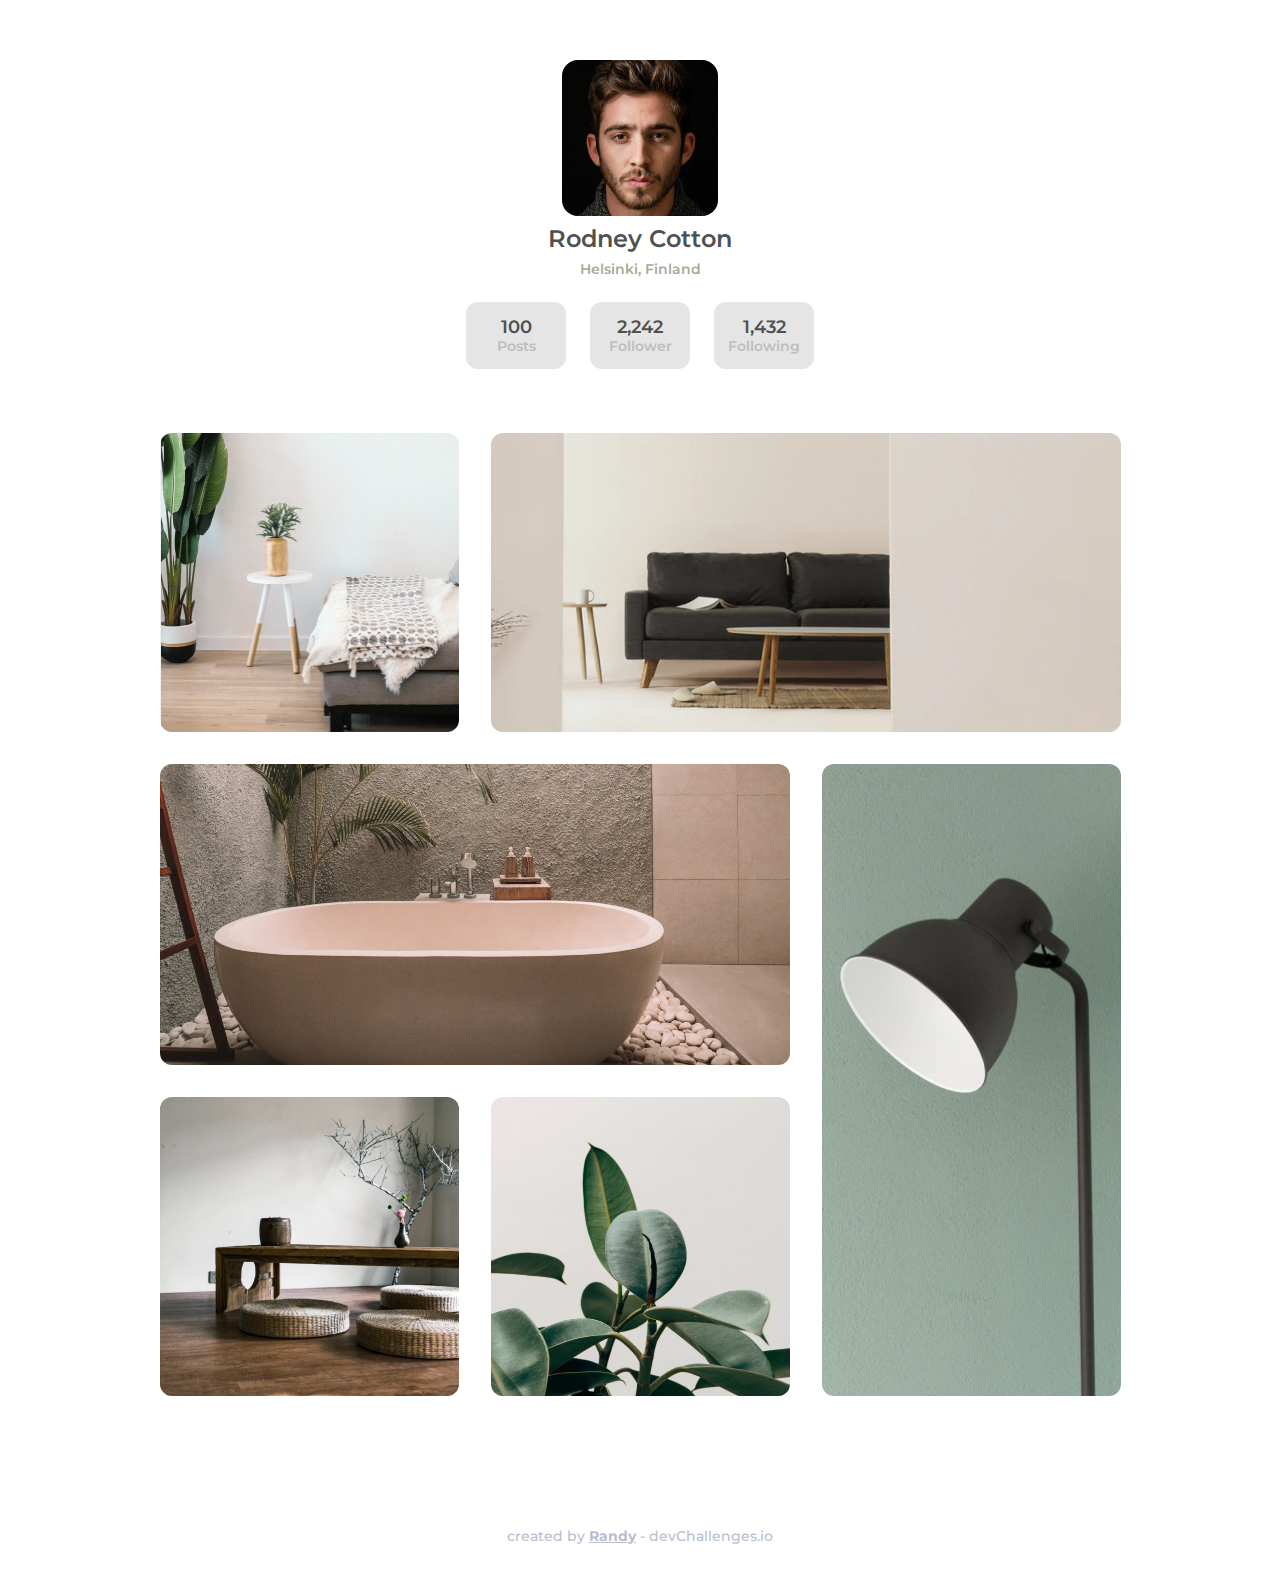
<file: index.html>
<!DOCTYPE html>
<html lang="en">
<head>
  <meta charset="UTF-8">
  <meta http-equiv="X-UA-Compatible" content="IE=edge">
  <meta name="viewport" content="width=device-width, initial-scale=1.0">
  <link rel="stylesheet" href="style.css">
  <link rel="preconnect" href="https://fonts.googleapis.com">
  <link rel="preconnect" href="https://fonts.gstatic.com" crossorigin>
  <link href="https://fonts.googleapis.com/css2?family=Montserrat:wght@500;600&display=swap" rel="stylesheet">
  <title>My Gallery</title>
</head>
<body>
    <!-- Page container -->
    <div class="container">

      <!-- Header -->
      <header>
        
        <!-- Image name and location -->
        <div class="img-name-location">
          <img src="profilePhoto.png" alt="profile Photo">
          <p class="name">Rodney Cotton</p>
          <p class="location">Helsinki, Finland</p>
        </div>

        <!-- Social numbers -->

        <div class="social-numbers-container">
          <!-- Posts -->
          <div class="social-numbers">
              <p class="num">100</p>
              <p class="details">Posts</p>
          </div>
          
          <!-- Follower -->
          <div class="social-numbers">
            <p class="num">2,242</p>
            <p class="details">Follower</p>
        </div>

        <!-- Following -->
        <div class="social-numbers">
          <p class="num">1,432</p>
          <p class="details">Following</p>
        </div>
      </div>
      </header>

      <!-- Main page -->
      <main>
        <section class="gallery">
            <img src="photo1.png" class="photo1" alt="Vase">
            <img src="photo2.png" class="photo2" alt="Chair">
            <img src="photo3.png" class="photo3" alt="Bath tub">
            <img src="photo6.png" class="photo6" alt="Crafted Table">
            <img src="photo5.png" class="photo5" alt="Flower">
            <img src="photo_4.png" class="photo4" alt="Lamp">
        </section>
      </main>

      <!-- Footer -->
      <footer>
          <p>created by <a href="#" target="_blank">Randy</a> - devChallenges.io</p>
      </footer>
    </div>
</body>
</html>
</file>
<file: style.css>
* {
  margin: 0;
  padding: 0;
  -webkit-box-sizing: border-box;
          box-sizing: border-box;
}

body {
  display: -ms-grid;
  display: grid;
  height: 100%;
}

.container {
  margin: 0 auto;
}

header {
  margin-top: 60px;
}

header .img-name-location {
  display: -ms-grid;
  display: grid;
  height: 100%;
  -webkit-box-pack: center;
      -ms-flex-pack: center;
          justify-content: center;
  -webkit-box-align: center;
      -ms-flex-align: center;
          align-items: center;
  text-align: center;
}

header .img-name-location img {
  margin: 0 auto;
  max-width: 156px;
  width: 100%;
  height: auto;
  max-height: 156px;
  background: #c4c4c4;
  border-radius: 16px;
}

header .img-name-location .name {
  font-family: 'Montserrat', sans-serif;
  font-style: normal;
  font-weight: 600;
  font-size: 24px;
  line-height: 29px;
  color: #4e5150;
  margin: 8px 0;
}

header .img-name-location .location {
  font-family: 'Montserrat', sans-serif;
  font-style: normal;
  font-weight: 600;
  font-size: 14px;
  line-height: 17px;
  color: #a9aa9a;
}

.social-numbers-container {
  display: -webkit-box;
  display: -ms-flexbox;
  display: flex;
  -webkit-box-pack: center;
      -ms-flex-pack: center;
          justify-content: center;
  -webkit-box-align: center;
      -ms-flex-align: center;
          align-items: center;
}

.social-numbers-container .social-numbers {
  display: -webkit-box;
  display: -ms-flexbox;
  display: flex;
  -webkit-box-orient: vertical;
  -webkit-box-direction: normal;
      -ms-flex-direction: column;
          flex-direction: column;
  -webkit-box-pack: center;
      -ms-flex-pack: center;
          justify-content: center;
  -webkit-box-align: center;
      -ms-flex-align: center;
          align-items: center;
  width: 100px;
  height: 67px;
  font-weight: 600;
  background: #e5e5e5;
  border-radius: 12px;
  margin-right: 24px;
  margin-top: 24px;
  margin-bottom: 64px;
}

.social-numbers-container .social-numbers .num {
  font-family: 'Montserrat', sans-serif;
  font-style: normal;
  font-weight: 600;
  font-size: 18px;
  line-height: 22px;
  text-align: center;
  color: #4e5150;
}

.social-numbers-container .social-numbers .details {
  font-family: 'Montserrat', sans-serif;
  font-style: normal;
  font-weight: 600;
  font-size: 14px;
  line-height: 17px;
  text-align: center;
  color: #bdbdbd;
}

.social-numbers-container .social-numbers:nth-child(3) {
  margin-right: 0;
}

.gallery {
  display: -ms-grid;
  display: grid;
  max-width: 961px;
  max-height: 961px;
  -ms-grid-rows: (1fr)[3];
      grid-template-rows: repeat(3, 1fr);
  -ms-grid-columns: (1fr)[3];
      grid-template-columns: repeat(3, 1fr);
  grid-gap: 32px;
  margin: 0 50px;
}

.gallery img {
  width: 100%;
  height: 100%;
  border-radius: 12px;
}

.gallery .photo2 {
  grid-column: 2 / -1;
}

.gallery .photo3 {
  -ms-grid-row: 2;
  grid-row: 2;
  -ms-grid-column: 1;
  -ms-grid-column-span: 2;
  grid-column: 1 / 3;
}

.gallery .photo4 {
  grid-row: -3 / -1;
}

footer p {
  font-family: 'Montserrat', sans-serif;
  font-style: normal;
  font-weight: 500;
  font-size: 14px;
  line-height: 17px;
  text-align: center;
  color: #b9bdcf;
  margin: 134px auto 24px;
}

footer a {
  font-weight: 700;
  color: #b9bdcf;
}

@media screen and (max-width: 600px) {
  header {
    margin-top: 30px;
  }
  header .img-name-location {
    display: -ms-grid;
    display: grid;
    -webkit-box-pack: center;
        -ms-flex-pack: center;
            justify-content: center;
    -webkit-box-align: center;
        -ms-flex-align: center;
            align-items: center;
    text-align: center;
  }
  header .img-name-location img {
    max-width: 101px;
    width: 100%;
    height: auto;
    max-height: 101px;
    background: #c4c4c4;
    border-radius: 16px;
  }
  header .img-name-location .name {
    font-size: 14px;
    line-height: 17px;
    color: #4e5150;
  }
  header .img-name-location .location {
    font-size: 10px;
    line-height: 12px;
  }
  .social-numbers-container {
    display: -webkit-box;
    display: -ms-flexbox;
    display: flex;
    -webkit-box-pack: center;
        -ms-flex-pack: center;
            justify-content: center;
    -ms-flex-line-pack: center;
        align-content: center;
  }
  .social-numbers-container .social-numbers {
    margin-right: 12px;
    margin-bottom: 32px;
    width: 78px;
    height: 52px;
  }
  .social-numbers-container .social-numbers .num {
    font-size: 12px;
    line-height: 14px;
  }
  .social-numbers-container .social-numbers .details {
    font-size: 12px;
    line-height: 14px;
  }
  .social-numbers-container .social-numbers:nth-child(3) {
    margin-right: 0;
  }
  .gallery {
    grid-gap: 13px;
    margin: 0 30px;
  }
  footer p {
    margin: 44px auto 24px;
  }
}

@media screen and (max-width: 300px) {
  .social-numbers-container .social-numbers {
    margin-right: 12px;
    margin-bottom: 32px;
    width: 68px;
    height: 42px;
  }
}
/*# sourceMappingURL=style.css.map */
</file>
